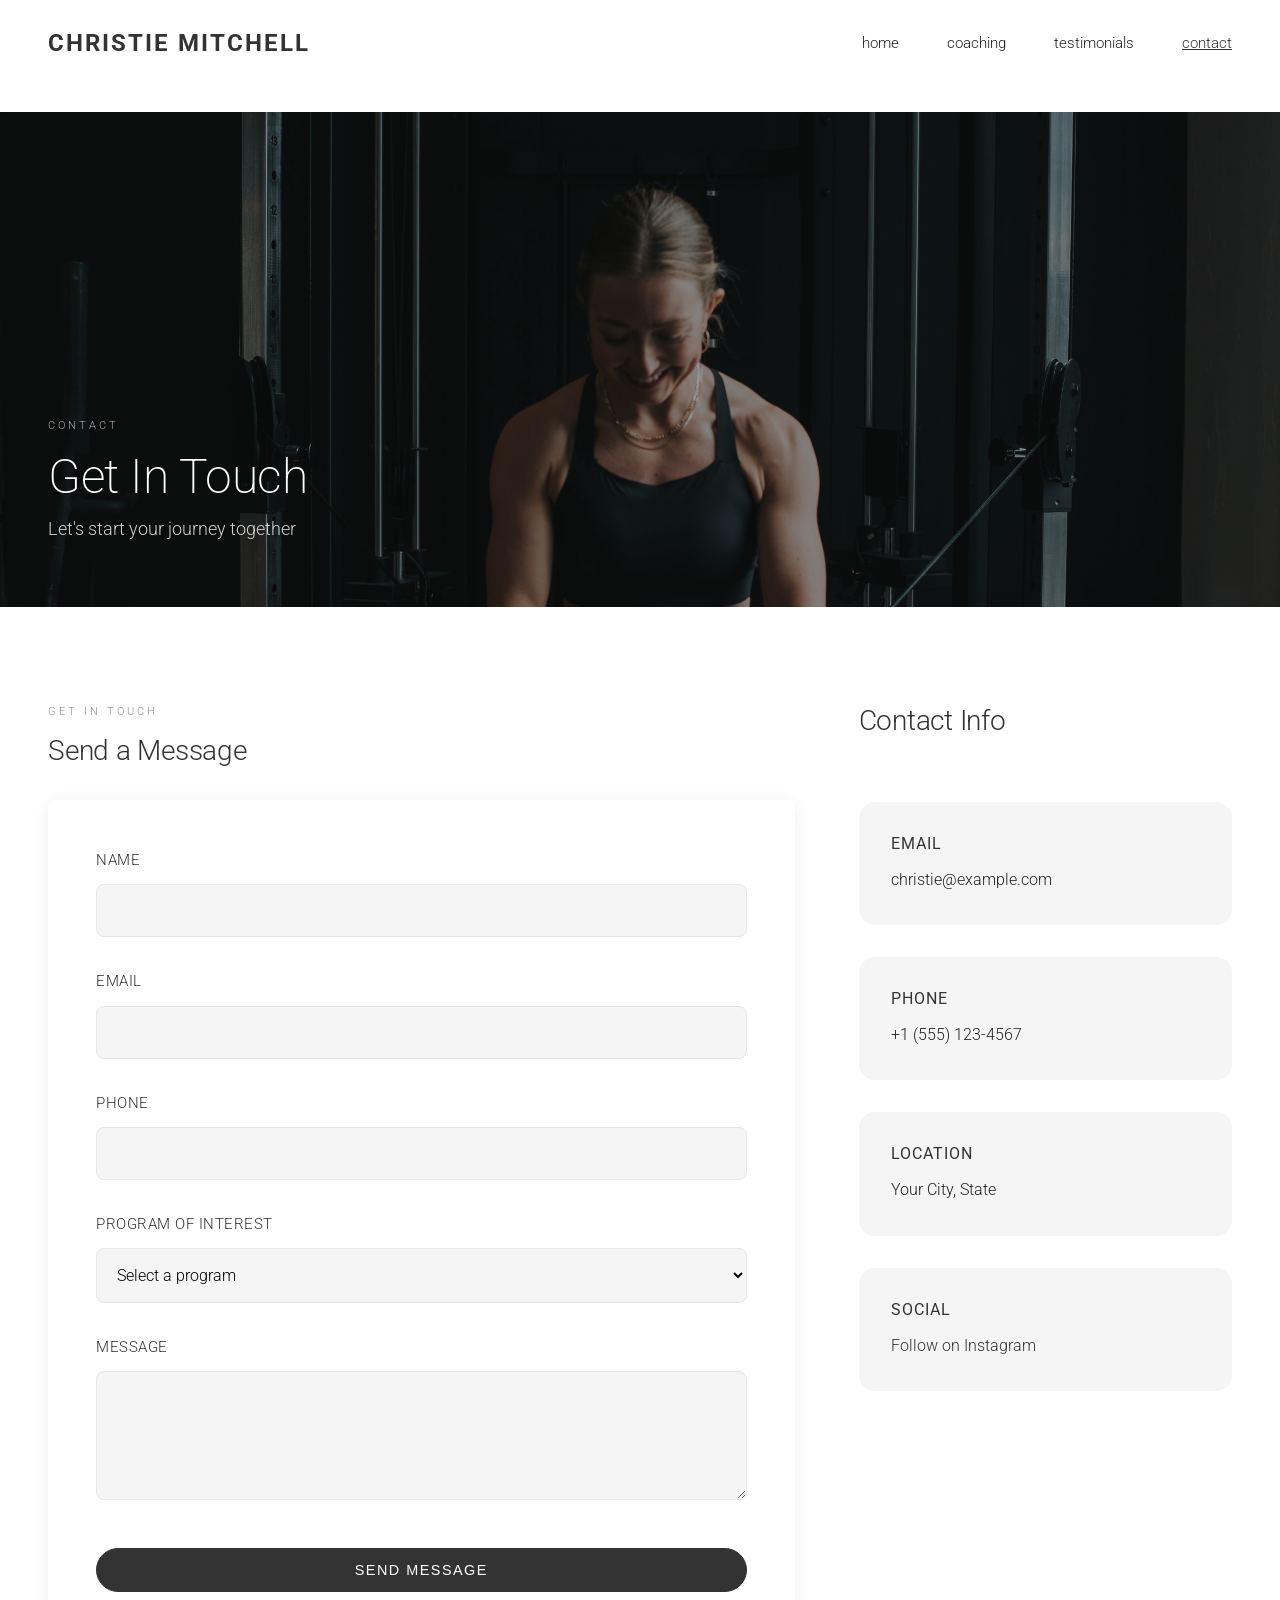
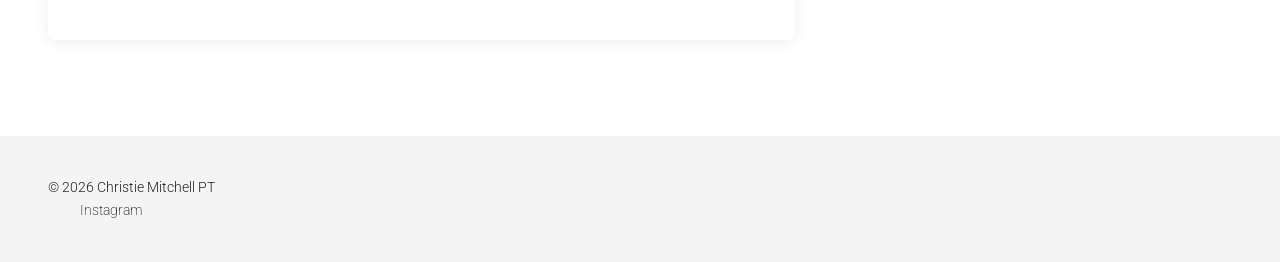
<file: contact.html>
<!DOCTYPE html>
<html lang="en">
<head>
    <meta charset="UTF-8">
    <meta name="viewport" content="width=device-width, initial-scale=1.0">
    <link href="https://fonts.googleapis.com/css2?family=Roboto:wght@300;400;500;700&display=swap" rel="stylesheet">
    <link rel="stylesheet" href="contact.css">
    <title>Contact - Christie Mitchell PT</title>
</head>
<body>
    <nav class="nav">
        <div class="nav__container">
            <a href="index.html" class="nav__logo">CHRISTIE MITCHELL</a>
            <ul class="nav__menu">
                <li><a href="index.html" class="nav__link">home</a></li>
                <li><a href="coaching.html" class="nav__link">coaching</a></li>
                <li><a href="testimonials.html" class="nav__link">testimonials</a></li>
                <li><a href="contact.html" class="nav__link nav__link--active">contact</a></li>
            </ul>
        </div>
    </nav>

    <header class="page-hero" style="background-image: url('images/FP-558.jpg'); background-position: center 30%;">
        <div class="page-hero__content">
            <span class="eyebrow">contact</span>
            <h1>Get In Touch</h1>
            <p>Let's start your journey together</p>
        </div>
    </header>

    <section class="contact">
        <div class="contact__layout">
            <div class="contact__form-wrapper">
                <span class="eyebrow">get in touch</span>
                <h2>Send a Message</h2>
                <form class="contact__form">
                    <div class="form__group">
                        <label for="name">Name</label>
                        <input type="text" id="name" name="name" required>
                    </div>
                    <div class="form__group">
                        <label for="email">Email</label>
                        <input type="email" id="email" name="email" required>
                    </div>
                    <div class="form__group">
                        <label for="phone">Phone</label>
                        <input type="tel" id="phone" name="phone">
                    </div>
                    <div class="form__group">
                        <label for="program">Program Of Interest</label>
                        <select id="program" name="program" required>
                            <option value="">Select a program</option>
                            <option value="strength">Strength & Conditioning</option>
                            <option value="weight-loss">Weight Loss</option>
                            <option value="athletic">Athletic Performance</option>
                            <option value="general">General Inquiry</option>
                        </select>
                    </div>
                    <div class="form__group">
                        <label for="message">Message</label>
                        <textarea id="message" name="message" rows="5" required></textarea>
                    </div>
                    <button type="submit" class="btn btn--primary">Send Message</button>
                </form>
            </div>

            <div class="contact__info">
                <h2>Contact Info</h2>
                <div class="info-block">
                    <h4>Email</h4>
                    <p>christie@example.com</p>
                </div>
                <div class="info-block">
                    <h4>Phone</h4>
                    <p>+1 (555) 123-4567</p>
                </div>
                <div class="info-block">
                    <h4>Location</h4>
                    <p>Your City, State</p>
                </div>
                <div class="info-block">
                    <h4>Social</h4>
                    <p><a href="https://instagram.com" target="_blank" class="info-link">Follow on Instagram</a></p>
                </div>
            </div>
        </div>
    </section>

    <footer class="footer">
        <p>&copy; 2026 Christie Mitchell PT</p>
        <a href="https://instagram.com" target="_blank" class="footer__link">Instagram</a>
    </footer>
</body>
</html>
</file>
<file: contact.css>
:root {
    --primary: #333333;
    --accent: #0303FF;
    --light: #ffffff;
    --gray: #f5f5f5;
    --gray-dark: #e5e5e5;
    --text: #222222;
}

* {
    margin: 0;
    padding: 0;
    box-sizing: border-box;
}

html {
    scroll-behavior: smooth;
}

h1,h2,h3,h4,h5,h6 {
    font-weight: 200;
    line-height: 1.25;
}

body {
    font-family: roboto condensed, 'Roboto', -apple-system, BlinkMacSystemFont, 'Segoe UI', sans-serif;
    background: var(--light);
    color: var(--text);
    line-height: 1.6;
}

/* Navigation */
.nav {
    position: fixed;
    top: 0;
    width: 100%;
    background: var(--light);
    z-index: 1000;
    padding: 1.5rem 0;
    font-weight: 200;
    font-family: roboto condensed, 'Roboto', -apple-system, BlinkMacSystemFont, 'Segoe UI', sans-serif;
}

.nav__container {
    max-width: 100%;
    padding: 0 3rem;
    display: flex;
    justify-content: space-between;
    align-items: center;
}

.nav__logo {
    font-size: 1.5rem;
    font-weight: 700;
    letter-spacing: 2px;
    color: var(--primary);
    text-decoration: none;
    text-transform: uppercase;
    transition: all 0.3s ease;
}

.nav__menu {
    display: flex;
    list-style: none;
    gap: 3rem;
}

.nav__link {
    text-decoration: none;
    color: var(--text);
    font-size: 0.95rem;
    font-weight: 300;
    transition: color 0.3s ease;
    position: relative;
}

.nav__link:hover {
    color: var(--primary);
    text-decoration: underline;
    text-decoration-thickness: 2px;
}

.nav__link--active {
    color: var(--primary);
    text-decoration: underline;
}

/* Eyebrow */
.eyebrow {
    display: block;
    font-size: 0.7rem;
    font-weight: 300;
    letter-spacing: 3px;
    text-transform: uppercase;
    opacity: 0.5;
    margin-bottom: 0.75rem;
}

/* Page Hero */
.page-hero {
    margin-top: 7rem;
    height: 55vh;
    display: flex;
    align-items: flex-end;
    background-size: cover;
    background-position: center;
    background-attachment: fixed;
    position: relative;
    padding: 0 3rem 4rem;
}

.page-hero::before {
    content: '';
    position: absolute;
    inset: 0;
    background: rgba(15, 15, 15, 0.35);
    z-index: 1;
}

.page-hero__content {
    position: relative;
    z-index: 2;
}

.page-hero__content .eyebrow {
    color: var(--light);
    opacity: 0.65;
}

.page-hero__content h1 {
    font-size: 3rem;
    font-weight: 200;
    letter-spacing: -0.5px;
    color: var(--light);
    margin-bottom: 0.5rem;
}

.page-hero__content p {
    font-size: 1.1rem;
    font-weight: 300;
    color: rgba(255, 255, 255, 0.8);
}

/* Contact */
.contact {
    padding: 6rem 3rem;
    background: var(--light);
}

.contact__layout {
    display: grid;
    grid-template-columns: 2fr 1fr;
    gap: 4rem;
    max-width: 1400px;
    margin: 0 auto;
}

.contact__form-wrapper h2,
.contact__info h2 {
    font-size: 1.75rem;
    font-weight: 300;
    margin-bottom: 2rem;
    color: var(--primary);
    letter-spacing: -0.25px;
}

/* Form */
.contact__form {
    background: white;
    padding: 3rem;
    border-radius: 0.5rem;
    box-shadow: 0 2px 16px rgba(0, 0, 0, 0.07);
    transition: all 0.3s ease;
}

.contact__form:hover {
    box-shadow: 0 10px 30px rgba(0, 0, 0, 0.1);
}

.form__group {
    margin-bottom: 2rem;
    display: flex;
    flex-direction: column;
}

.form__group label {
    font-size: 0.95rem;
    font-weight: 300;
    margin-bottom: 0.75rem;
    color: var(--primary);
    text-transform: uppercase;
    letter-spacing: 0.5px;
}

.form__group input,
.form__group select,
.form__group textarea {
    padding: 1rem;
    border: 1px solid var(--gray-dark);
    border-radius: 0.5rem;
    font-family: inherit;
    font-size: 1rem;
    transition: all 0.3s ease;
    background: var(--gray);
    font-weight: 300;
}

.form__group input:focus,
.form__group select:focus,
.form__group textarea:focus {
    outline: none;
    border-color: var(--primary);
    background: white;
    box-shadow: 0 0 0 2px rgba(0, 0, 0, 0.05);
}

.contact__form .btn {
    width: 100%;
    margin-top: 1rem;
}

/* Contact Info */
.contact__info {
    display: flex;
    flex-direction: column;
    gap: 2rem;
}

.info-block {
    background: var(--gray);
    padding: 2rem;
    border-radius: 1rem;
    transition: all 0.3s ease;
}

.info-block:hover {
    box-shadow: 0 6px 20px rgba(0, 0, 0, 0.08);
    transform: translateY(-4px);
}

.info-block h4 {
    font-size: 1rem;
    font-weight: 400;
    text-transform: uppercase;
    letter-spacing: 1px;
    margin-bottom: 0.75rem;
    color: var(--primary);
}

.info-block p {
    color: var(--text);
    font-size: 1rem;
    font-weight: 300;
    line-height: 1.7;
}

.info-link {
    color: var(--primary);
    text-decoration: none;
    font-weight: 300;
    transition: color 0.3s ease;
}

.info-link:hover {
    color: var(--accent);
}

/* Buttons */
.btn {
    display: inline-block;
    padding: 0.8rem 2rem;
    border-radius: 5rem;
    text-decoration: none;
    font-weight: 500;
    font-size: 0.9rem;
    transition: all 0.3s ease;
    border: 1px solid transparent;
    cursor: pointer;
    text-transform: uppercase;
    letter-spacing: 1.5px;
}

.btn--primary {
    background: var(--primary);
    color: var(--light);
    border: 1px solid var(--primary);
}

.btn--primary:hover {
    background: transparent;
    color: var(--primary);
    transform: translateY(-3px);
    box-shadow: 0 6px 12px rgba(0, 0, 0, 0.1);
}

.btn--secondary {
    background: transparent;
    color: var(--primary);
    border: 1px solid var(--primary);
}

.btn--secondary:hover {
    background: var(--primary);
    color: var(--light);
    transform: translateY(-3px);
}

.btn--light {
    background: transparent;
    color: var(--light);
    border: 1px solid var(--light);
}

.btn--light:hover {
    background: var(--light);
    color: var(--accent);
    transform: translateY(-3px);
}

/* Footer */
.footer {
    background: #f4f4f4;
    color: var(--text);
    padding: 2.5rem 3rem;
    text-align: left;
    font-size: 0.9rem;
    font-weight: 300;
}

.footer__link {
    color: var(--text);
    text-decoration: none;
    margin-left: 2rem;
    transition: color 0.3s ease;
    font-weight: 200;
}

.footer__link:hover {
    color: var(--accent);
}

/* Animations */
@keyframes fadeIn {
    from {
        opacity: 0;
    }
    to {
        opacity: 1;
    }
}

/* Responsive */
@media (max-width: 768px) {
    .contact__layout {
        grid-template-columns: 1fr;
        gap: 2.5rem;
    }

    .page-header h1 {
        font-size: 2rem;
    }

    .contact__form {
        padding: 2rem;
    }

    .nav__container {
        padding: 0 1.5rem;
    }

    .nav__menu {
        gap: 1.5rem;
    }

    .nav__link {
        font-size: 0.85rem;
    }

    .contact {
        padding: 3rem 1.5rem;
    }
}
</file>
